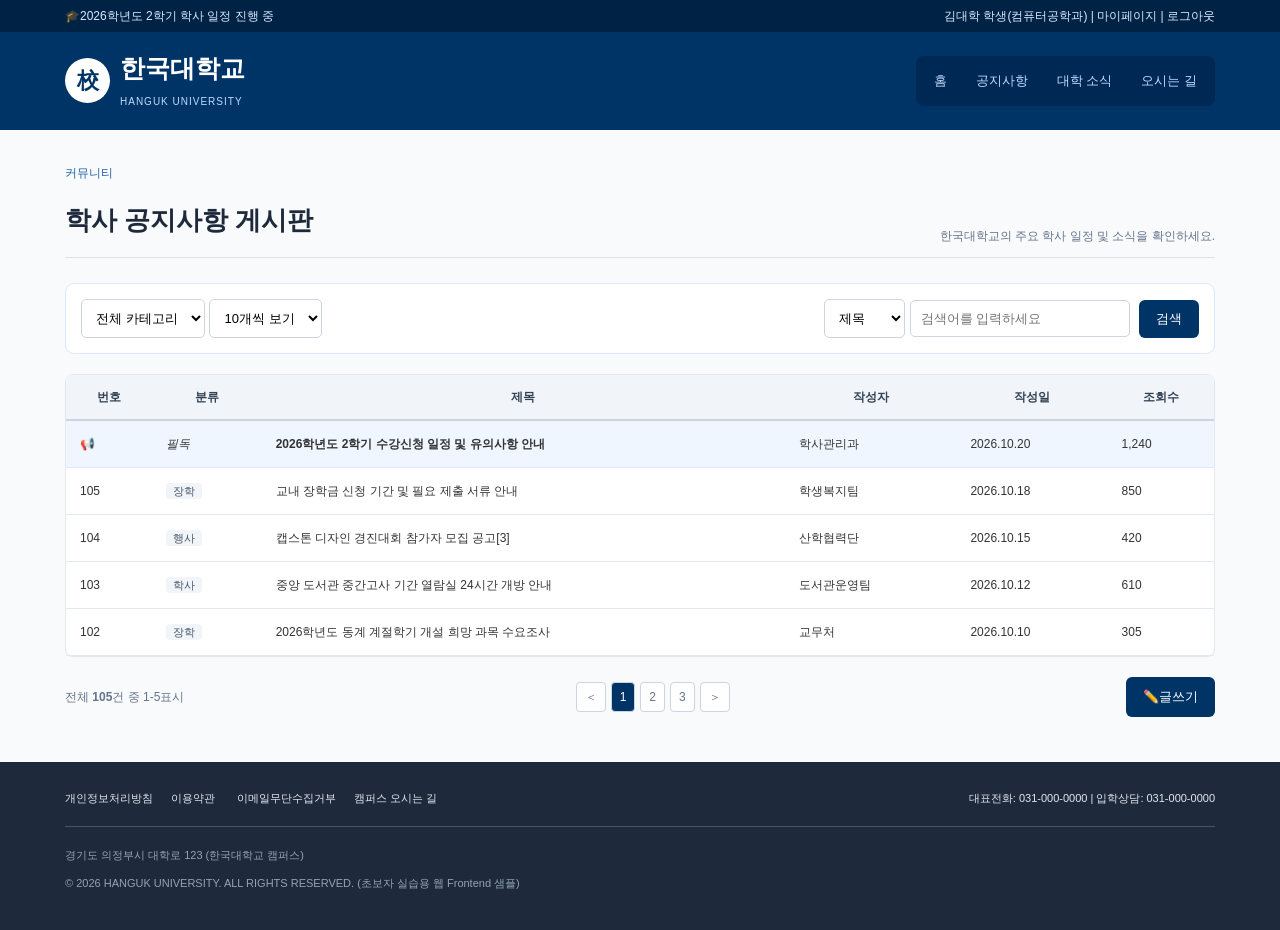
<file: board.html>
<!DOCTYPE html>
<html lang="en">
<head>
    <meta charset="UTF-8">
    <meta name="viewport" content="width=device-width, initial-scale=1.0">
    <link rel="stylesheet" href="css/style.css">
    <title>한국대학교_main</title>
</head>
<body>
    <div class="top">
        <div class="wrap topin">
            <span>🎓2026학년도 2학기 학사 일정 진행 중</span>
            <span>김대학 학생(컴퓨터공학과) | 마이페이지 | 로그아웃</span>
        </div>
    </div>
    <header>
        <div class="wrap headin">
            <a href="index.html" class="logo">
                <span class="mark">校</span>
            <span>
                <b>한국대학교</b>
                <small>HANGUK UNIVERSITY</small>
            </span>
        </a>
        <nav>
            <a href="index.html">홈</a>
            <a href="board.html">공지사항</a>
            <a href="#">대학 소식</a>
            <a href="#">오시는 길</a>
        </nav>
        </div>
    </header>  

    <main class="wrap main">
        <div class="pagetitle">
            <div>
                <small>커뮤니티</small>
                <h1>학사 공지사항 게시판</h1>
            </div>
            <p>한국대학교의 주요 학사 일정 및 소식을 확인하세요.</p>
        </div>
        <div class="search">
            <div>
                <select>
                    <option>전체 카테고리</option>
                    <option>학사</option>
                    <option>장학</option>
                    <option>행사</option>
                </select>
                <select>
                    <option>10개씩 보기</option>
                    <option>20개씩 보기</option>
                </select>
            </div>
            <div>    
                <select>
                    <option>제목</option>
                    <option>작성자</option>
                </select>
                <input type="text" placeholder="검색어를 입력하세요">
                <button class="btn navy-btn">검색</button>
            </div>
        </div>
        <div class="tablebox">
            <table>
            <thead>
            <tr>
                <th>번호</th>
                <th>분류</th>
                <th>제목</th>
                <th>작성자</th>
                <th>작성일</th>
                <th>조회수</th>
            </tr>
        </thead>
        <tbody>
            <tr class="pinned">
                <td>📢</td>
                <td><em>필독</em></td>
                <td><a href="view.html"><b>2026학년도 2학기 수강신청 일정 및 유의사항 안내</b></a></td>
                <td>학사관리과</td>
                <td>2026.10.20</td>
                <td>1,240</td>
            </tr>
            <tr>
                <td>105</td>
                <td><label>장학</label></td>
                <td><a href="view.html">교내 장학금 신청 기간 및 필요 제출 서류 안내</a></td>
                <td>학생복지팀</td>
                <td>2026.10.18</td>
                <td>850</td>
            </tr>
            <tr>
                <td>104</td>
                <td><label>행사</label></td>
                <td><a href="view.html">캡스톤 디자인 경진대회 참가자 모집 공고<span>[3]</span></a></td>
                <td>산학협력단</td>
                <td>2026.10.15</td>
                <td>420</td>
            </tr>
            <tr>
                <td>103</td>
                <td><label>학사</label></td>
                <td><a href="view.html">중앙 도서관 중간고사 기간 열람실 24시간 개방 안내</a></td>
                <td>도서관운영팀</td>
                <td>2026.10.12</td>
                <td>610</td>
            </tr>
            <tr>
                <td>102</td>
                <td><label>장학</label></td>
                <td><a href="view.html">2026학년도 동계 계절학기 개설 희망 과목 수요조사</a></td>
                <td>교무처</td>
                <td>2026.10.10</td>
                <td>305</td>
            </tr>
        </tbody>
        </table>
        </div>
        <div class="borderbtn">
            <span>전체 <b>105</b>건 중 1-5표시</span>
            <div class="pages">
                <a href="#">＜</a>
                <a href="#" class="selected">1</a>
                <a href="#">2</a>
                <a href="#">3</a>
                <a href="#">＞</a>
            </div>
            <a href="write.html" class="btn navy-btn">✏️글쓰기</a>
        </div>
    </main>
      
    <footer>
        <div class="wrap">
            <div class="footerlink">
              개인정보처리방침&nbsp;&nbsp;&nbsp;&nbsp;&nbsp;&nbsp;이용약관&nbsp;&nbsp;&nbsp;&nbsp;&nbsp;&nbsp;
                이메일무단수집거부&nbsp;&nbsp;&nbsp;&nbsp;&nbsp;&nbsp;캠퍼스 오시는 길
               <span>대표전화: 031-000-0000 | 입학상담: 031-000-0000</span>
            </div>
            <p>경기도 의정부시 대학로 123 (한국대학교 캠퍼스)</p>
            <p>© 2026 HANGUK UNIVERSITY. ALL RIGHTS RESERVED. (초보자 실습용 웹 Frontend 샘플)</p>
        </div>

    </footer>
</body>
</html>
</file>
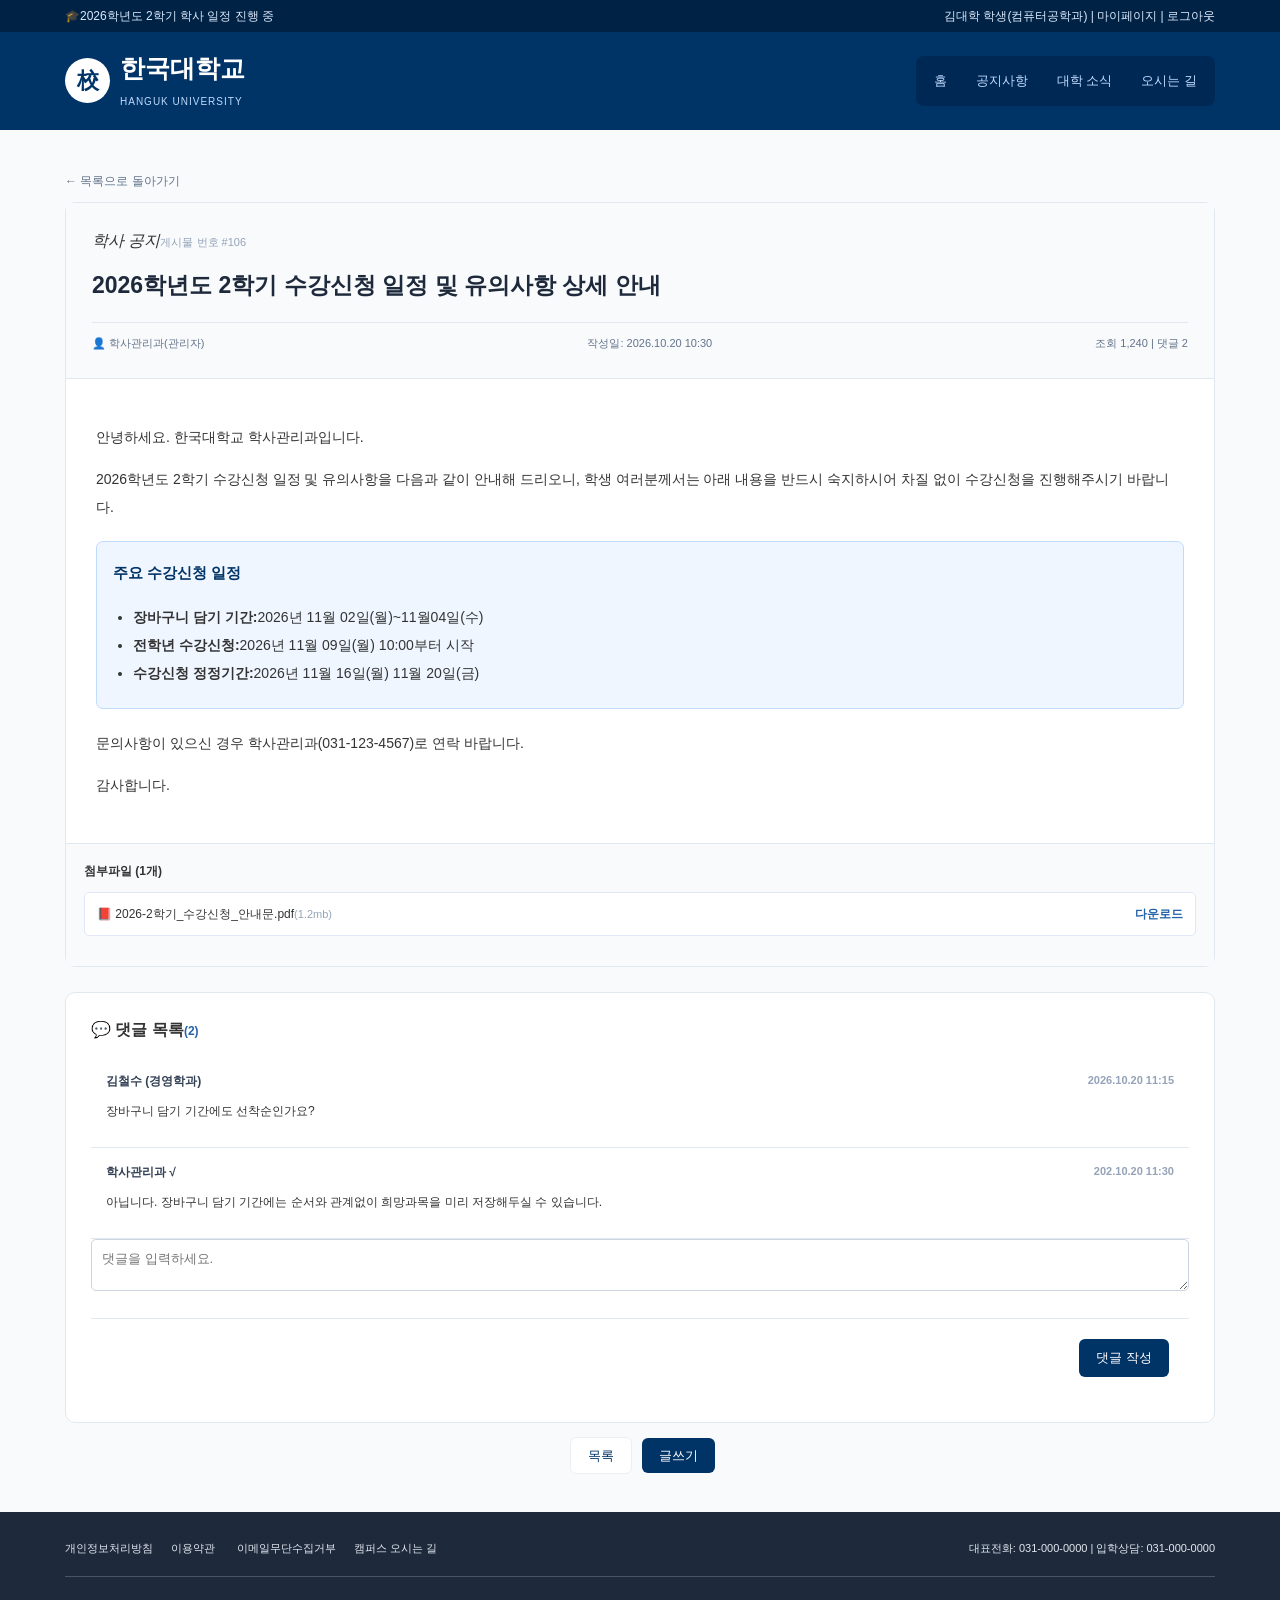
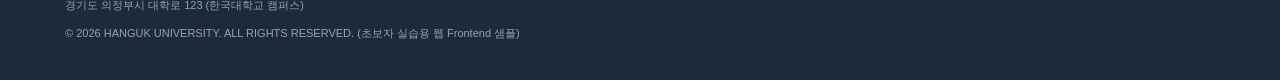
<file: view.html>
<!DOCTYPE html>
<html lang="en">
<head>
    <meta charset="UTF-8">
    <meta name="viewport" content="width=device-width, initial-scale=1.0">
    <link rel="stylesheet" href="css/style.css">
    <title>한국대학교_main</title>
</head>
<body>
    <div class="top">
        <div class="wrap topin">
            <span>🎓2026학년도 2학기 학사 일정 진행 중</span>
            <span>김대학 학생(컴퓨터공학과) | 마이페이지 | 로그아웃</span>
        </div>
    </div>
    <header>
        <div class="wrap headin">
            <a href="index.html" class="logo">
                <span class="mark">校</span>
            <span>
                <b>한국대학교</b>
                <small>HANGUK UNIVERSITY</small>
            </span>
        </a>
        <nav>
            <a href="index.html">홈</a>
            <a href="board.html">공지사항</a>
            <a href="#">대학 소식</a>
            <a href="#">오시는 길</a>
        </nav>
        </div>
    </header>  

   <main class="wrap main">
    <p class="back"><a href="board.html">← 목록으로 돌아가기</a></p>
    <!--공지사항내용-->
    <article class="article">
        <div class="articlehead">
            <em>학사 공지</em><small>게시물 번호 #106</small>
            <h1>2026학년도 2학기 수강신청 일정 및 유의사항 상세 안내</h1>
          <div class="meta">
            <span>👤 학사관리과(관리자)</span>
            <span>작성일: 2026.10.20 10:30</span>
            <span>조회 1,240 | 댓글 2</span>
        </div>
     </div>
     <div class="articlebody">
        <p>안녕하세요. 한국대학교 학사관리과입니다.</p>
            <p>2026학년도 2학기 수강신청 일정 및 유의사항을 다음과 같이 안내해
               드리오니, 학생 여러분께서는 아래 내용을 반드시 숙지하시어 차질 없이
               수강신청을 진행해주시기 바랍니다.
            </p>
        <div class="schedule">
             <h3> 주요 수강신청 일정</h3>
            <ul>
            <li>
                <b>장바구니 담기 기간:</b>2026년 11월 02일(월)~11월04일(수)
            </li>
            <li>
                <b>전학년 수강신청:</b>2026년 11월 09일(월) 10:00부터 시작
            </li>
            <li>
                <b>수강신청 정정기간:</b>2026년 11월 16일(월) 11월 20일(금)
            </li>
        </ul>
        </div>  
         <p>문의사항이 있으신 경우 학사관리과(031-123-4567)로 연락 바랍니다.</p>
         <p>감사합니다.</p> 
     </div>
    <div class="file-attachment">
        <b>첨부파일 (1개)</b>
        <p><span>📕 2026-2학기_수강신청_안내문.pdf<small>(1.2mb)</small></span>
            <a href="#">다운로드</a>
        </p>
       
    </div>
    </article>
    <!--댓글목록-->
    <section class="comments">
        <h2>💬 댓글 목록<span class="comments-count">(2)</span></h2>
        <div class="comment">
        <b>김철수 (경영학과) <span>2026.10.20 11:15</span></b>
        <p>장바구니 담기 기간에도 선착순인가요?</p>
        </div>
        <div class="comment reply">
            <b>학사관리과 √  <span>202.10.20 11:30</span></b>
            <p>
                아닙니다. 장바구니 담기 기간에는 순서와 관계없이 
                희망과목을 미리 저장해두실 수 있습니다.
            </p>
        </div>
        <textarea row="3" placeholder="댓글을 입력하세요."></textarea>
        <div class="actions">
            <button class="btn navy-btn">댓글 작성</button>
        </div>
    </section>
    <div class="write-buttons">
        <a href="board.html" class="btn white-btn">목록</a>
        <a href="write.html" class="btn navy-btn">글쓰기</a>
    </div>
   </main>
      
    <footer>
        <div class="wrap">
            <div class="footerlink">
               개인정보처리방침&nbsp;&nbsp;&nbsp;&nbsp;&nbsp;&nbsp;이용약관&nbsp;&nbsp;&nbsp;&nbsp;&nbsp;&nbsp;
                이메일무단수집거부&nbsp;&nbsp;&nbsp;&nbsp;&nbsp;&nbsp;캠퍼스 오시는 길
               <span>대표전화: 031-000-0000 | 입학상담: 031-000-0000</span>
            </div>
            <p>경기도 의정부시 대학로 123 (한국대학교 캠퍼스)</p>
            <p>© 2026 HANGUK UNIVERSITY. ALL RIGHTS RESERVED. (초보자 실습용 웹 Frontend 샘플)</p>
        </div>

    </footer>
</body>
</html>
</file>
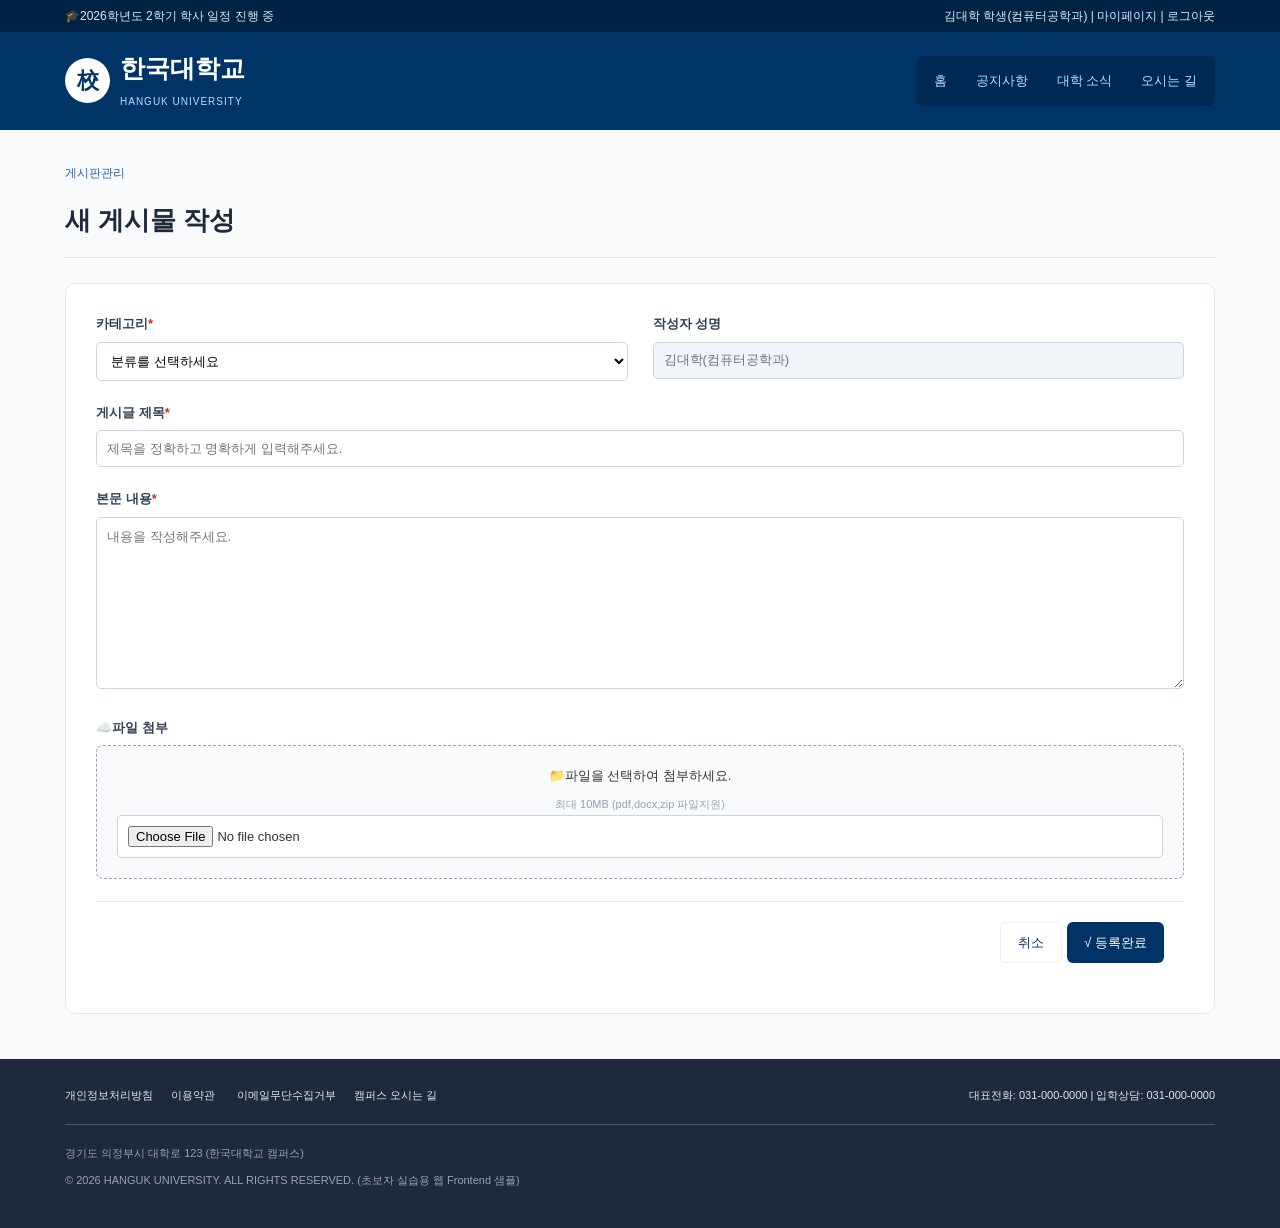
<file: write.html>
<!DOCTYPE html>
<html lang="en">
<head>
    <meta charset="UTF-8">
    <meta name="viewport" content="width=device-width, initial-scale=1.0">
    <link rel="stylesheet" href="css/style.css">
    <title>한국대학교_main</title>
</head>
<body>
    <div class="top">
        <div class="wrap topin">
            <span>🎓2026학년도 2학기 학사 일정 진행 중</span>
            <span>김대학 학생(컴퓨터공학과) | 마이페이지 | 로그아웃</span>
        </div>
    </div>
    <header>
        <div class="wrap headin">
            <a href="index.html" class="logo">
                <span class="mark">校</span>
            <span>
                <b>한국대학교</b>
                <small>HANGUK UNIVERSITY</small>
            </span>
        </a>
        <nav>
            <a href="index.html">홈</a>
            <a href="board.html">공지사항</a>
            <a href="#">대학 소식</a>
            <a href="#">오시는 길</a>
        </nav>
        </div>
    </header>  

    <main class="wrap main">
         <div class="pagetitle">
            <div>
                <small>게시판관리</small>
                <h1>새 게시물 작성</h1>
            </div>
        </div>
        <section class ="formpanel">
            <div class="form-row">
         <div class="field">
          <label>카테고리<b class="red">*</b></label>
          <select>
            <option>분류를 선택하세요</option>
            <option>학사 공지</option>
            <option>장학 안내</option>
            <option>행사/모집</option>
          </select>
         </div>
         <div class="field">
            <label>작성자 성명</label>
            <input type="text" value="김대학(컴퓨터공학과)" readonly>            
         </div>
         </div>
         <div class="field">
            <label>게시글 제목<b class="red">*</b></label>
            <input type="text" placeholder="제목을 정확하고 명확하게 입력해주세요.">            
         </div>

         <div class="field">
             <label>본문 내용<b class="red">*</b></label>
            <textarea rows="10" placeholder="내용을 작성해주세요."></textarea>   
         </div>
         <div class="field">
             <label>☁️파일 첨부</label>
             <div class="upload">
                <p> 📁파일을 선택하여 첨부하세요.</p>
                <small>최대 10MB (pdf,docx,zip 파일지원)</small>
                <input type="file">
             </div>
         </div>

         <div class="actions">
            <a href="board.html" class="btn white-btn">취소</a>
            <button class="btn navy-btn">√ 등록완료</button>
            
         </div>
        </section>


    </main>

    <footer>
        <div class="wrap">
            <div class="footerlink">
              개인정보처리방침&nbsp;&nbsp;&nbsp;&nbsp;&nbsp;&nbsp;이용약관&nbsp;&nbsp;&nbsp;&nbsp;&nbsp;&nbsp;
                이메일무단수집거부&nbsp;&nbsp;&nbsp;&nbsp;&nbsp;&nbsp;캠퍼스 오시는 길
               <span>대표전화: 031-000-0000 | 입학상담: 031-000-0000</span>
            </div>
            <p>경기도 의정부시 대학로 123 (한국대학교 캠퍼스)</p>
            <p>© 2026 HANGUK UNIVERSITY. ALL RIGHTS RESERVED. (초보자 실습용 웹 Frontend 샘플)</p>
        </div>

    </footer>
</body>
</html>
</file>
<file: css/style.css>
/*공통 기본설정*/
*{
    box-sizing: border-box;
}
body{
    margin: 0;
    font-family: Arial,"맑은 고딕",sans-serif;
    color: #333;
    background-color: #f8fafc;
    line-height: 1.5;
}
a{
    color: inherit;
    text-decoration: none;
}
a:hover{
    text-decoration: underline;
}
.wrap{
    max-width: 1150px;
    margin: 0 auto;
}

/*top 디자인*/
.top{
    background-color: #002244;
    color:#dbeafe;
    font-size: 12px;
    padding: 7px 0;
}
.topin{
    display: flex;
    justify-content: space-between;
    gap:10px;
}
/*헤더 디자인*/
.headin{
    display: flex;
    justify-content: space-between;
    gap: 20px;
    align-items: center;
    padding: 18px 0;
}
header{
    background-color: #003366;
    color: white;
}
.logo{
    display: flex;
    gap: 10px;
    align-items: center;
}
.mark{
    display: flex;
    justify-content: center;
    align-items: center;
    width: 45px;
    height: 45px;

    border-radius: 50%; /*동그란테두리*/
    background-color: white;
    color: #003366;
    font-size: 22px;
    font-weight: bold;
}
.logo b{
    display: block;
    font-size: 25px;
}
.logo small{
    font-size: 10px;
    color: #bfdbfe;
    letter-spacing : 1px;
}
nav{
    display: flex;
    gap: 5px;
    background-color: #002855;
    font-size: 13px;
    padding: 6px;
    border-radius: 8px;
}
nav a{
    padding: 9px 12px;
    color: #bfdbfe;
}
nav a:hover{
    background-color: #2563a8 ;
    color: white;
    text-decoration: none;
    border-radius: 5px;
}
/*메인디자인*/
.main{
    padding-top: 30px;
    padding-bottom: 45px;
    min-height: 600px;
}
.hero{
    background: linear-gradient(110deg, #002855, #2563a8);
    /*선형 그라디언트*/
    border-radius: 14px;
    color: white;
    padding: 40px;
    position: relative;
}
.pill{
    background-color: #245985;
    border-radius: 20px;
    border: 1px solid #6496c4;
    padding: 4px 12px;
    font-size: 11px;
}
.hero h1{
    font-size: 30px;
}
.hero p{
    margin-top: -10px;
    font-size: 12px;
    color:#dbeafe;
    margin-bottom: 25px;
}
/*공통 버튼 디자인*/
.btn{
    border: 0;
    text-align: center;
    padding: 10px 17px;
    font-family: inherit;
    background-color: orange;
    border-radius: 6px;
    font-size: 13px;
}
.btn:hover{
    text-decoration: none;
    opacity: 0.9;
}
.orange-btn{
    background-color: #e67e22;
    color: white;
}
.white-btn{
    background-color: white;
    color: #003366;
    margin-left: 5px;
    border:1px solid #edeef0;
}
.navy-btn{
    background-color: #003366;
    color: white;
    margin-left: 5px;
}
.watermark{
    font-size: 150px;
    opacity: 0.1;
    color:white;
    font-weight: bold;

    position: absolute;
    right: 15px;
    bottom: -40px;
}
.quick{
    display: flex;
    gap:15px
}
.quick a{
    flex: 1;
    border: 1px solid #e2e8f0;
    padding: 18px 10px;
    text-align: center;
    background-color: white;
    border-radius: 10px; 
    margin-top: 27px;
}
.quick a:hover{
    text-decoration: none;
    border: 1px solid #9bb8d4;
}
.quick i{
    display: block;
    font-size: 22px;
    background-color: #eff6ff;
    border-radius: 50%;
    width: 45px;
    height: 45px;
    margin: 0 auto 10px;
    padding-top: 7px;

    font-style: normal;
    
}
.quick b{
    display: block;
    font-size: 12px;
    font-weight: 900;

}
.quick small{
    display: block;
    color:#64748b;
    margin-top: 3px;
    font-size: 10px;

}
.news{
    display: flex;
    gap: 15px;
    margin-top: 27px;
}
.panel{
    flex: 1;
    border: 1px solid #e2e8f0;
    border-radius: 10px;
    padding: 22px;
    background-color: white;
}
.notice-title{
    display: flex;
    justify-content: space-between;
    align-items: center;
    border-bottom: 1px solid #e2e8f0;
    margin-bottom: 15px;
}
.news-title{
    display: flex;
    justify-content: space-between;
    align-items: center;
    border-bottom: 1px solid #e2e8f0;
    margin-bottom: 15px;
}
.notice-title a{ /*더보기+*/
    color: #94a3b8;
    font-size: 12px;
}
.news-title small{
    color: #94a3b8;
    font-size: 11px;
}
.notice-title h2{
    font-size: 15px;
}
.news-title h2{
    font-size: 15px;
}
.notice-content{
    list-style: none;
    margin: 0;
    padding: 0;

}
.notice-content li{
    font-size: 12px;
    display: flex;
    justify-content: space-between;
    gap: 10px;
    align-items: center;
    padding: 8px 0;
}
.notice-content em{
    background-color: #fee2e2;
    border-radius: 4px;
    font-style: none;
    padding: 2px 7px;
    font-size: 9px;
    color: #b91c1c;
}
.notice-content span{
    font-size: 11px;
    color:#64748b;
}
.news-content{
    display: flex;
    gap: 15px;
}
.news-content img{
    border-radius: 7px;
    width: 120px;
    height: 90px;
    object-fit: cover;
}
.news-content b{
    font-size: 12px;
    color:#2563a8

}
.news-content h3{
    font-size: 13px;
    margin: 5px 0;
   
}
.news-content p{
    font-size: 13px;
    color: #64748b;
}
.news-content span{
    font-size: 11px;
    color:#64748b; 
}
footer{
    background-color: #1e293b;
    color: #94a3b8;
    padding: 28px 0;
    font-size: 11px;
}
.footerlink{
    color: #e2e8f0;
    border-bottom: 1px solid #475569;
    padding-bottom: 20px;
    margin-bottom: 20px;
    display: flex;
    justify-content: space-between;
    gap: 12px;
}
.footerlink p{
    margin-top: 5px;
    margin-bottom: 5px;
}

/*게시판 목록디자인*/
.pagetitle{
    border-bottom: 1px solid #dbe2ea;
    display: flex;
    justify-content: space-between;
    margin-bottom: 25px;
    align-items: end;
}
.pagetitle small{
    font-size: 12px;
    color: #2563a8;
}
.pagetitle h1{
    font-size: 26px;
    color: #1e293b;
}
.pagetitle p{
    font-size: 12px;
    color: #64748b;
}
.search{
    background-color: white;
    border: 1px solid #dbeafe;
    display: flex;
    justify-content: space-between;
    text-align: center;
    padding: 15px;
    margin-bottom: 20px;
    border-radius: 9px;
}
select, input{
    font-family: inherit;
    font-size: 13px;
    padding: 10px;
    border: 1px solid #cbd5e1;
    border-radius: 5px;
    background-color: white;
}
.search input{
    width: 220px;
}
.tablebox{
    border: 1px solid #e2e8f0;
    border-radius: 8px;
    background-color: white;
}
table{
    width: 100%;
    border-collapse: collapse;
    font-size: 12px;
}
th{
    background-color: #f1f5f9;
    color: #334155;
    padding: 13px;
    border-bottom: 2px solid #cbd5e1;
}
td{
    padding: 14px;
    border-bottom: 1px solid #e2e8f0;
}
.pinned{
    background-color: #eff6ff;
}
td label{
    padding: 2px 7px;
    background-color: #f1f5f9;
    border-radius: 4px;
    color: #475569;
    font-size: 11px;
}
.td em{
    background-color: #fee2e2;
    border-radius: 4px;
    font-style: none;
    padding: 2px 7px;
    font-size: 12px;
    color: #b91c1c;
}
td:nth-child(3){
    text-align: left;
}
.borderbtn{
    display: flex;
    justify-content: space-between;
    align-items: center;
    font-size: 12px;
    margin-top: 20px;
    color: #64748b;
}
.pages{
    display: flex;
    gap: 5px;

}
.pages a{
    border:1px solid #cbd5e1;
    border-radius: 4px;
    text-align: center;
    padding: 5px 8px;
    background-color: white;
}
.pages .selected{
    background-color: #003366;
    color:white;
}

/*게시판 글 내용보기 디자인*/
.back{
    color: #64748b;
    font-size: 12px;
}
.article{
    border:1px solid #e2e8f0;
    background-color: white;
    border-radius: 10px;
}
.articlehead{
    background-color: #f8fafc;
    padding: 26px;
    border-bottom: 1px solid #e2e8f0;
}
.articlehead h1{
    color: #1e293b;
    font-size: 23px;
    margin-top: 15px;
    margin-left: 0;
    margin-bottom: 20px;
}
.articlehead .meta{
    display: flex;
    justify-content: space-between;
    font-size: 11px;
    color: #64748b;
    gap:10px;
    border-top: 1px solid #e2e8f0;
    padding-top: 12px;    
}
.articlehead small{
    font-size: 11px;
    color: #94a3b8;
}
.articlebody{
    padding: 30px;
    min-height: 250px;
    font-size: 14px;
    line-height: 2.0;
}
.schedule{
    border: 1px solid #bfdbfe;
    background-color: #eff6ff;
    border-radius: 7px;
    padding: 16px;
    margin-top: 20px;
    margin-bottom: 20px;
}
.schedule h3{
    color: #003366;
    font-size: 15px;
    margin-top: 0;
    margin-left: 0;
}
.articlebody ul{
    padding-left: 20px;
    margin-bottom: 5px; 
}
.file-attachment{
    border-top: 1px solid #e2e8f0;
    padding: 18px;
    font-size: 12px;
    background-color: #f8fafc;
}
.file-attachment p{
    border:1px solid #e2e8f8;
    border-radius: 5px;
    display: flex;
    justify-content: space-between;
    padding: 12px;
    background-color: white;

}
.file-attachment a{
    font-weight: bold;
    color: #2563a8;
}

.file-attachment small{
     font-size: 11px;
    color: #94a3b8;
}
.comments{
    padding: 25px;
    margin-top: 25px;
    background-color: white;
    border: 1px solid #e2e8f0;
    border-radius: 10px;
}
.comments h2{
    font-size: 16px;
    margin-top: 0;
    margin-bottom: 15px;

}
.comments-count{
    color:#2563a8;
    font-size: 12px;
}

.comment{
    border-bottom: 1px solid #e2e8f0;
    padding: 15px;
    font-size: 12px;
}
.comment b{
    color: #334155;
    display: flex;
    justify-content: space-between;
}
.comment span{
    color: #94a3b8;
    font-size: 11px;
}
.comment .reply{
    margin-left: 25px;
    padding-left: 15px;
    border-left: 2px solid #bfdbfe;
    margin-bottom: 20px;
}
.comments textarea{
    width: 100%;
    border:1px solid #cbd5e1;
    border-radius: 5px;
    background-color: white;
    font-size: 13px;
    font-family: inherit;
    padding: 10px;
    resize: vertical;
}
.actions{
    display: flex;
    justify-content: flex-end;
    padding: 20px;
    margin-top: 20px;
    border-top:1px solid #e2e8f0;
}

.write-buttons {
    text-align: center;
    margin-top: 20px;
}
/*게시판 글쓰기 폼 디자인*/
.formpanel{
    background-color: white;
    border: 1px solid #e2e8f0;
    border-radius: 10px;
    padding: 30px;
}
.form-row{
    display: flex;
    gap: 25px;
}
.form-row .field{
    flex: 100%;
}
.field{
    margin-bottom: 22px;
}
.field label{
    display: block;
    font-size: 13px;
    font-weight: bold;
    color: #334155;
    margin-bottom: 8px;
}
.field .red{
    color: #dc2626;
}
.field input, .field select, .field textarea{
    width: 100%;

}
.field textarea{
    padding: 10px;
    font-size: 13px;
    border-radius: 5px;
    border:1px solid #cbd5e1;
    background-color: white;
    font-family: inherit;
    resize: vertical;
}
/*readonly만 선택*/
.field input[readonly]{
    background-color: #f1f5f9;
    color:#64748b;
}
.upload{
    padding: 20px;
    text-align: center;
    background-color: #f8fafc;
    border: 1px dashed #94a3b8;
    border-radius: 7px;
}
.upload p{
    font-size: 13px;
    margin-top: 0;
    margin-bottom: 5px;
}
.upload small{
    font-size: 11px;
    color: #94a3b8;
    margin-bottom: 20px;
}
</file>
